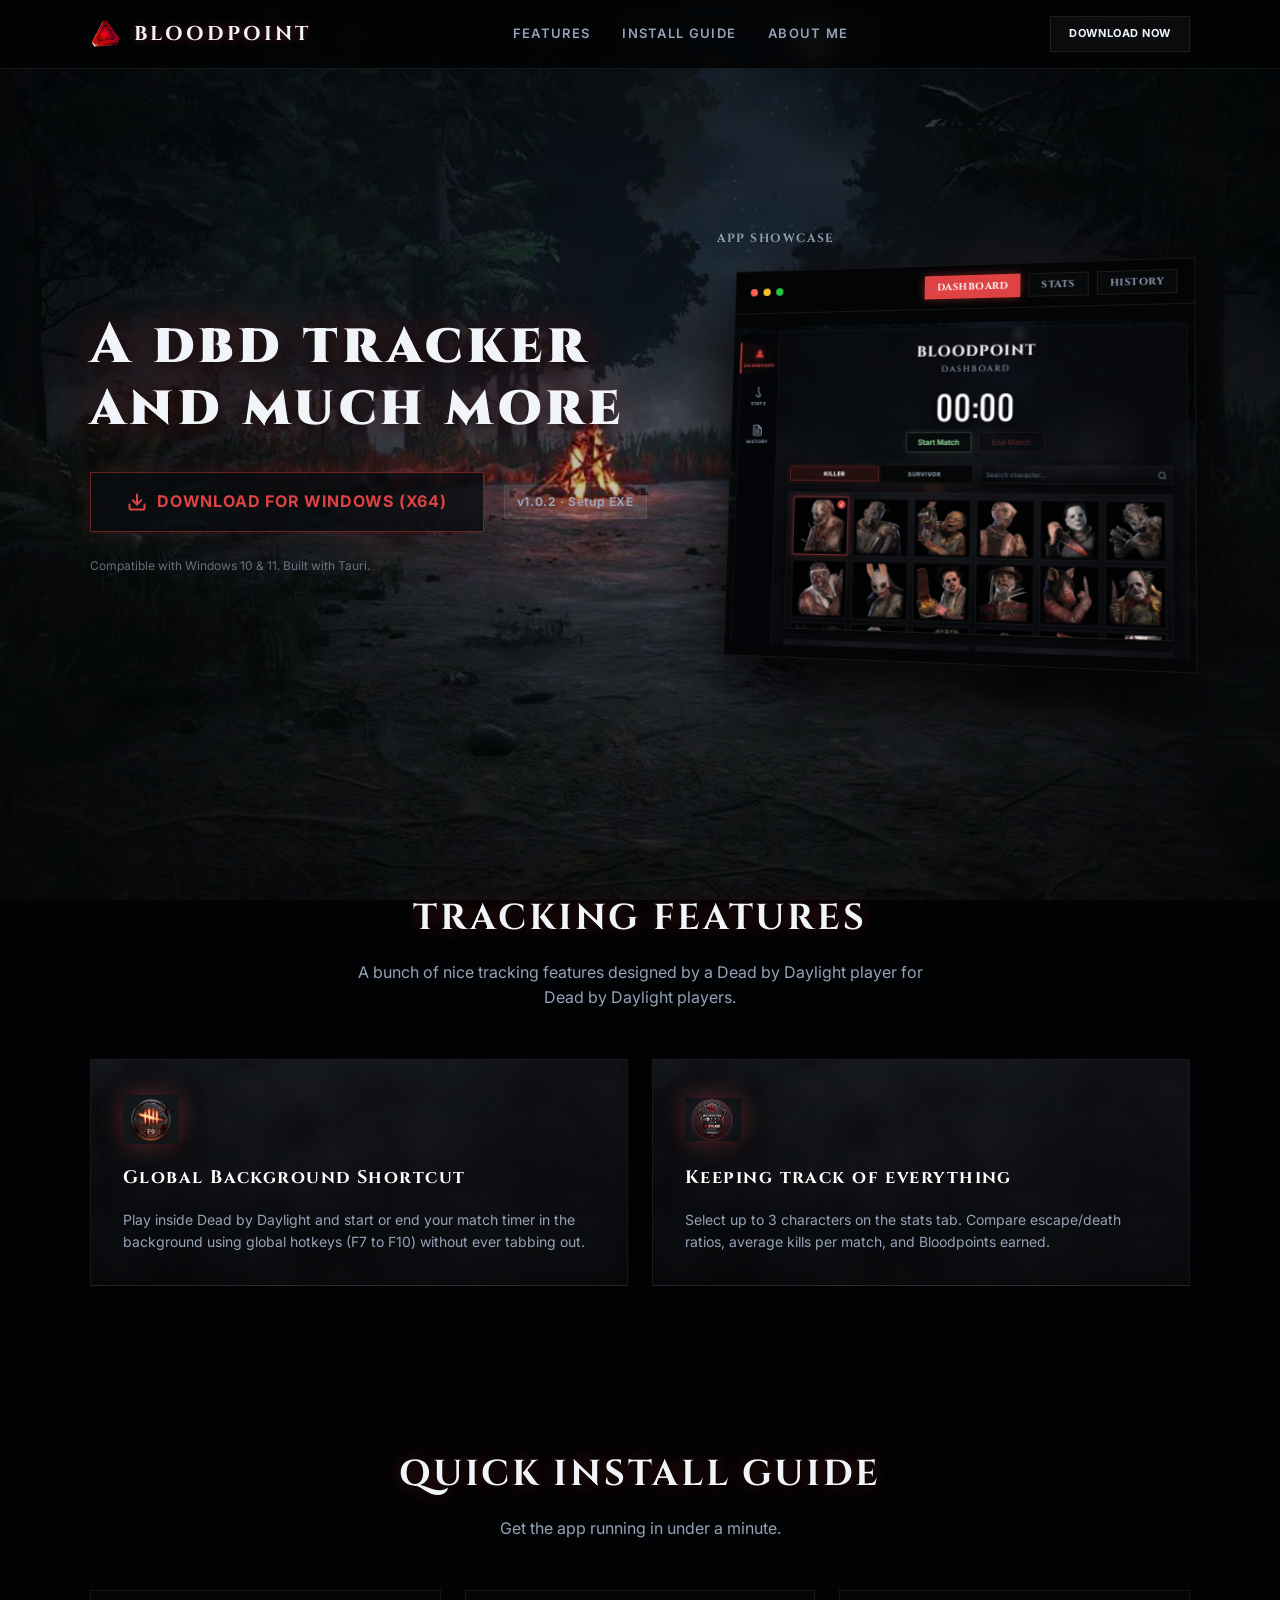
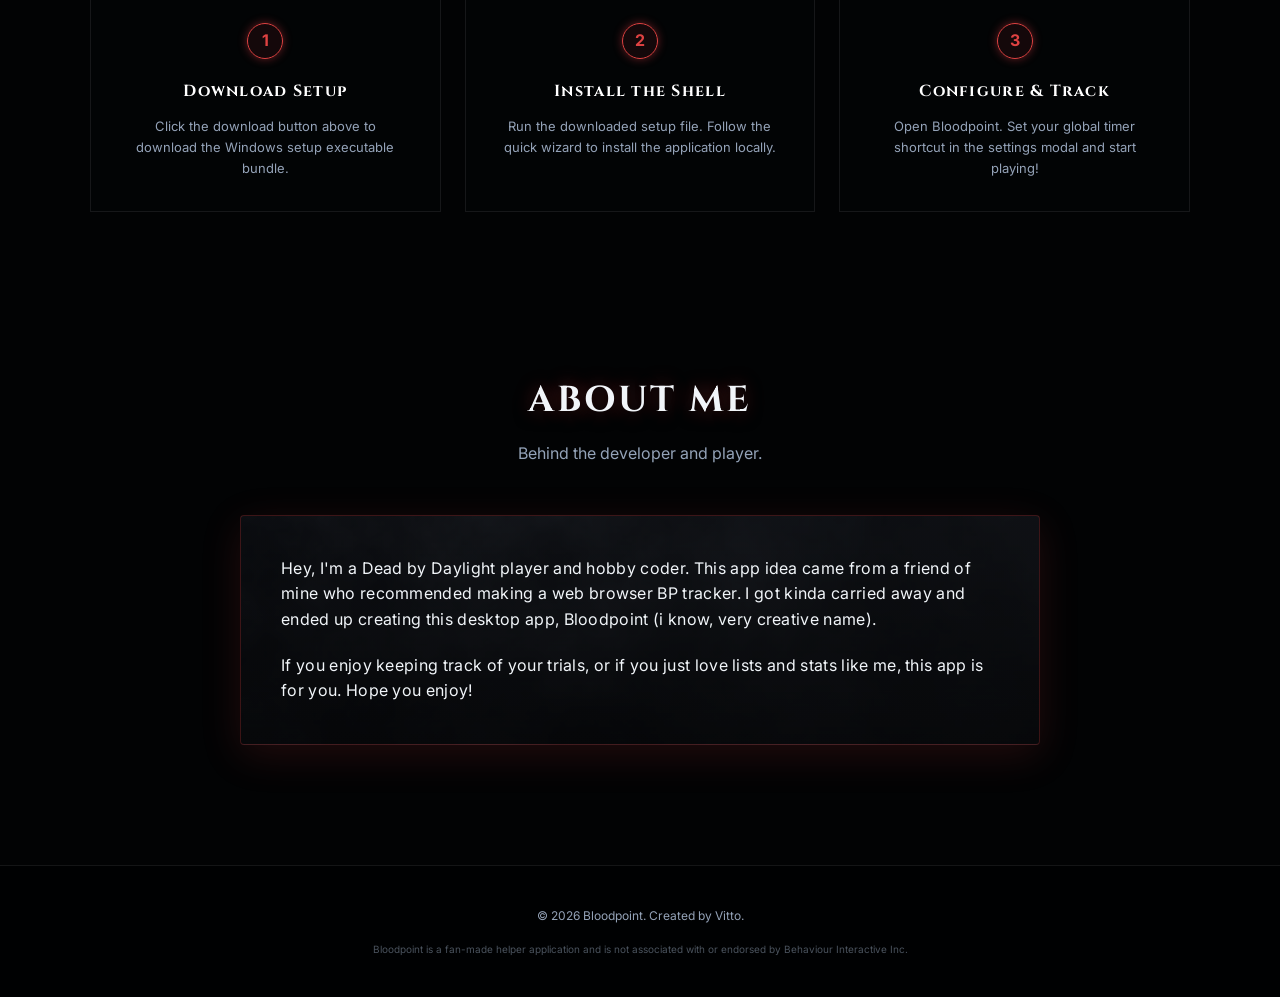
<file: index.html>
<!DOCTYPE html>
<html lang="en">
<head>
  <meta charset="UTF-8">
  <meta name="viewport" content="width=device-width, initial-scale=1.0">
  <title>DBDTracker Bloodpoint - Dead by Daylight Match Tracker</title>
  <meta name="description" content="Track trials, manage matches, stopwatch games, and view Bloodpoint stats with the Bloodpoint app: the ultimate desktop helper for Dead by Daylight.">
  <link rel="icon" type="image/webp" href="assets/TransparentBP.webp">
  <link rel="stylesheet" href="index.css">
</head>
<body>

  <!-- Background Smoke Overlay -->
  <div class="fog-overlay"></div>

  <!-- Header -->
  <header class="site-header">
    <div class="header-container">
      <a href="#" class="logo-group">
        <img src="assets/TransparentBP.webp" alt="Bloodpoint Logo" class="nav-logo" onerror="this.style.display='none';">
        <span class="logo-text">BLOODPOINT</span>
      </a>
      <nav class="nav-links">
        <a href="#features" class="nav-link">Features</a>
        <a href="#install" class="nav-link">Install Guide</a>
        <a href="#about" class="nav-link">About Me</a>
      </nav>
      <a href="#download" class="cta-button nav-cta">Download Now</a>
    </div>
  </header>

  <!-- Hero Landing Section -->
  <section class="hero-section" id="download">
    <div class="hero-container">
      <div class="hero-content">
        <h1 class="hero-title">A dbd tracker and much more</h1>
        <div class="hero-actions">
          <!-- Direct download of your local installer -->
          <a href="Bloodpoint_1.0.2_x64-setup.exe" download class="cta-button primary-cta" id="download-win-btn">
            <svg viewBox="0 0 24 24" width="20" height="20" fill="none" stroke="currentColor" stroke-width="2.5" stroke-linecap="round" stroke-linejoin="round" class="btn-icon">
              <path d="M21 15v4a2 2 0 0 1-2 2H5a2 2 0 0 1-2-2v-4"></path>
              <polyline points="7 10 12 15 17 10"></polyline>
              <line x1="12" y1="15" x2="12" y2="3"></line>
            </svg>
            Download for Windows (x64)
          </a>
          <span class="version-badge">v1.0.2 · Setup EXE</span>
        </div>
        <p class="hero-footnote">Compatible with Windows 10 & 11. Built with Tauri.</p>
      </div>

      <!-- App Mockup Preview -->
      <div class="hero-mockup-wrapper">
        <span class="mockup-label">App Showcase</span>
        <div class="mockup-frame">
          <div class="mockup-titlebar">
            <div class="mockup-window-controls">
              <span class="mockup-dot red"></span>
              <span class="mockup-dot yellow"></span>
              <span class="mockup-dot green"></span>
            </div>
            <div class="mockup-tabs">
              <button type="button" class="mockup-tab-btn active" data-tab="dashboard">Dashboard</button>
              <button type="button" class="mockup-tab-btn" data-tab="stats">Stats</button>
              <button type="button" class="mockup-tab-btn" data-tab="history">History</button>
            </div>
          </div>
          <div class="mockup-body">
            <img id="mockup-img-dashboard" src="assets/Dashboarddbd.jpg" class="showcase-img active" alt="Bloodpoint Dashboard">
            <img id="mockup-img-stats" src="assets/Statsdbd.jpg" class="showcase-img" alt="Bloodpoint Stats">
            <img id="mockup-img-history" src="assets/MatchHistorydbd.jpg" class="showcase-img" alt="Bloodpoint Match History">
          </div>
        </div>
      </div>
    </div>
  </section>

  <!-- Showcase Features -->
  <section class="features-section" id="features">
    <div class="section-header">
      <h2 class="section-title">TRACKING FEATURES</h2>
      <p class="section-subtitle">A bunch of nice tracking features designed by a Dead by Daylight player for Dead by Daylight players.</p>
    </div>
    <div class="features-grid">
      <article class="feature-card">
        <div class="feature-icon-wrapper">
          <img src="assets/Global.png" class="feature-icon-img" alt="Global Shortcut">
        </div>
        <h3 class="feature-title">Global Background Shortcut</h3>
        <p class="feature-desc">Play inside Dead by Daylight and start or end your match timer in the background using global hotkeys (F7 to F10) without ever tabbing out.</p>
      </article>
      <article class="feature-card">
        <div class="feature-icon-wrapper">
          <img src="assets/Tracker.png" class="feature-icon-img" alt="Tracker Icon">
        </div>
        <h3 class="feature-title">Keeping track of everything</h3>
        <p class="feature-desc">Select up to 3 characters on the stats tab. Compare escape/death ratios, average kills per match, and Bloodpoints earned.</p>
      </article>
    </div>
  </section>

  <!-- Installation Steps -->
  <section class="install-section" id="install">
    <div class="section-header">
      <h2 class="section-title">QUICK INSTALL GUIDE</h2>
      <p class="section-subtitle">Get the app running in under a minute.</p>
    </div>
    <div class="install-steps">
      <div class="step-card">
        <div class="step-num">1</div>
        <h3 class="step-title">Download Setup</h3>
        <p class="step-desc">Click the download button above to download the Windows setup executable bundle.</p>
      </div>
      <div class="step-card">
        <div class="step-num">2</div>
        <h3 class="step-title">Install the Shell</h3>
        <p class="step-desc">Run the downloaded setup file. Follow the quick wizard to install the application locally.</p>
      </div>
      <div class="step-card">
        <div class="step-num">3</div>
        <h3 class="step-title">Configure & Track</h3>
        <p class="step-desc">Open Bloodpoint. Set your global timer shortcut in the settings modal and start playing!</p>
      </div>
    </div>
  </section>

  <!-- About Me Section -->
  <section class="about-section" id="about">
    <div class="section-header">
      <h2 class="section-title">ABOUT ME</h2>
      <p class="section-subtitle">Behind the developer and player.</p>
    </div>
    <div class="about-container">
      <div class="about-content-box">
        <p>Hey, I'm a Dead by Daylight player and hobby coder. This app idea came from a friend of mine who recommended making a web browser BP tracker. I got kinda carried away and ended up creating this desktop app, Bloodpoint (i know, very creative name).</p>
        <p>If you enjoy keeping track of your trials, or if you just love lists and stats like me, this app is for you. Hope you enjoy!</p>
      </div>
    </div>
  </section>

  <!-- Footer -->
  <footer class="site-footer">
    <div class="footer-container">
      <p class="copyright">&copy; 2026 Bloodpoint. Created by Vitto.</p>
      <p class="dbd-disclaimer">Bloodpoint is a fan-made helper application and is not associated with or endorsed by Behaviour Interactive Inc.</p>
    </div>
  </footer>

  <script src="script.js"></script>
</body>
</html>
</file>
<file: index.css>
@import url('https://fonts.googleapis.com/css2?family=Cinzel:wght@400;600;700;900&family=Inter:wght@300;400;500;600;700&display=swap');

:root {
  --bg-dark: #020304;
  --bg-darker: #000102;
  --accent-red: #df4242;
  --accent-red-glow: rgba(223, 66, 66, 0.45);
  --accent-green: #8fd496;
  --accent-green-glow: rgba(143, 212, 150, 0.35);
  --panel-bg: rgba(10, 12, 16, 0.78);
  --border-color: rgba(255, 255, 255, 0.08);
  --border-glow-red: rgba(223, 66, 66, 0.25);
  --text-light: #f1f5f9;
  --text-gray: #94a3b8;
  --font-title: 'Cinzel', Georgia, serif;
  --font-main: 'Inter', sans-serif;
}

/* Reset and Globals */
* {
  box-sizing: border-box;
  margin: 0;
  padding: 0;
}

html {
  scroll-behavior: smooth;
}

body {
  font-family: var(--font-main);
  color: var(--text-light);
  background-color: var(--bg-dark);
  overflow-x: hidden;
  line-height: 1.6;
}

/* Foggy background overlay */
.fog-overlay {
  position: fixed;
  top: 0;
  left: 0;
  width: 100%;
  height: 100%;
  z-index: -1;
  background: 
    radial-gradient(circle at center, rgba(3, 4, 6, 0.1) 0%, rgba(2, 3, 4, 0.8) 100%),
    url('assets/Background.jpeg') no-repeat center center fixed;
  background-size: cover;
  opacity: 0.9;
}

.fog-overlay::before {
  content: '';
  position: absolute;
  top: 0;
  left: 0;
  width: 200%;
  height: 100%;
  background: url('data:image/svg+xml,%3Csvg viewBox="0 0 800 600" xmlns="http://www.w3.org/2000/svg"%3E%3Cfilter id="noise"%3E%3CfeTurbulence type="fractalNoise" baseFrequency="0.015" numOctaves="3" result="noise"/%3E%3CfeColorMatrix type="matrix" values="1 0 0 0 0 0 1 0 0 0 0 0 1 0 0 0 0 0 0.15 0"/%3E%3C/filter%3E%3Crect width="100%25" height="100%25" filter="url(%23noise)"/%3E%3C/svg%3E');
  opacity: 0.15;
  animation: moveFog 45s linear infinite;
  pointer-events: none;
}

@keyframes moveFog {
  0% { transform: translateX(0); }
  100% { transform: translateX(-50%); }
}

/* Grid & Layout containers */
.header-container,
.hero-container,
.features-section,
.install-section,
.updater-section,
.footer-container {
  width: 90%;
  max-width: 1100px;
  margin: 0 auto;
}

/* Typography & Titles */
h1, h2, h3, h4 {
  font-family: var(--font-title);
  letter-spacing: 0.08em;
}

.section-header {
  text-align: center;
  margin-bottom: 48px;
}

.section-title {
  font-size: 36px;
  font-weight: 700;
  color: var(--text-light);
  text-shadow: 0 4px 15px rgba(0,0,0,0.8), 0 0 20px var(--accent-red-glow);
  margin-bottom: 12px;
}

.section-subtitle {
  font-size: 16px;
  color: var(--text-gray);
  max-width: 600px;
  margin: 0 auto;
}

/* Button Component */
.cta-button {
  display: inline-flex;
  align-items: center;
  justify-content: center;
  font-family: var(--font-main);
  text-decoration: none;
  font-weight: 700;
  font-size: 14px;
  letter-spacing: 0.05em;
  text-transform: uppercase;
  padding: 12px 28px;
  border: 1px solid var(--border-color);
  cursor: pointer;
  transition: all 0.25s cubic-bezier(0.4, 0, 0.2, 1);
}

.primary-cta {
  background: var(--panel-bg);
  color: var(--accent-red);
  border-color: var(--accent-red-glow);
  box-shadow: 0 0 20px rgba(223, 66, 66, 0.15);
  gap: 10px;
  font-size: 16px;
  padding: 16px 36px;
}

.primary-cta:hover {
  background: rgba(30, 10, 12, 0.9);
  border-color: var(--accent-red);
  color: #ffffff;
  box-shadow: 0 0 30px rgba(223, 66, 66, 0.35);
  transform: translateY(-2px);
}

.btn-icon {
  flex-shrink: 0;
}

/* Header styling */
.site-header {
  position: fixed;
  top: 0;
  left: 0;
  width: 100%;
  z-index: 100;
  background: rgba(2, 3, 4, 0.85);
  backdrop-filter: blur(12px);
  border-bottom: 1px solid var(--border-color);
  padding: 16px 0;
}

.header-container {
  display: flex;
  justify-content: space-between;
  align-items: center;
}

.logo-group {
  display: flex;
  align-items: center;
  gap: 12px;
  text-decoration: none;
}

.nav-logo {
  width: 32px;
  height: 32px;
  object-fit: contain;
}

.logo-text {
  font-family: var(--font-title);
  font-size: 20px;
  font-weight: 700;
  color: var(--text-light);
  letter-spacing: 0.15em;
  text-shadow: 0 0 10px var(--accent-red-glow);
}

.nav-links {
  display: flex;
  gap: 32px;
}

.nav-link {
  font-size: 13px;
  font-weight: 600;
  text-transform: uppercase;
  color: var(--text-gray);
  text-decoration: none;
  letter-spacing: 0.1em;
  transition: color 0.2s ease;
}

.nav-link:hover {
  color: var(--text-light);
}

.nav-cta {
  font-size: 11px;
  padding: 8px 18px;
  color: var(--text-light);
  background: rgba(255, 255, 255, 0.03);
}

.nav-cta:hover {
  border-color: var(--text-light);
  background: rgba(255, 255, 255, 0.08);
}

/* Hero section */
.hero-section {
  padding: 160px 0 80px 0;
  min-height: 90vh;
  display: flex;
  align-items: center;
}

.hero-container {
  display: grid;
  grid-template-columns: 1.1fr 0.9fr;
  align-items: center;
  gap: 48px;
}

.hero-content {
  display: flex;
  flex-direction: column;
  gap: 24px;
}

.hero-title {
  font-size: 56px;
  font-weight: 900;
  line-height: 1.1;
  color: var(--text-light);
  text-shadow: 0 4px 20px rgba(0,0,0,0.9), 0 0 35px var(--accent-red-glow);
}

.hero-subtitle {
  font-size: 18px;
  color: var(--text-gray);
  max-width: 520px;
}

.hero-actions {
  display: flex;
  align-items: center;
  gap: 20px;
  margin-top: 10px;
}

.version-badge {
  font-size: 12px;
  font-weight: 700;
  letter-spacing: 0.05em;
  color: var(--text-gray);
  background: rgba(255, 255, 255, 0.05);
  border: 1px solid var(--border-color);
  padding: 6px 12px;
}

.hero-footnote {
  font-size: 12px;
  color: var(--text-gray);
  opacity: 0.65;
}

/* Simulated App Mockup */
.hero-mockup-wrapper {
  perspective: 1000px;
}

.mockup-label {
  font-family: var(--font-title);
  font-size: 12px;
  font-weight: 700;
  letter-spacing: 0.12em;
  color: var(--text-gray);
  text-transform: uppercase;
  margin-bottom: 12px;
  display: block;
}

.mockup-frame {
  background: var(--bg-darker);
  border: 1px solid var(--border-color);
  box-shadow: 0 30px 70px rgba(0, 0, 0, 0.9), 0 0 50px rgba(223, 66, 66, 0.05);
  transform: rotateY(-10deg) rotateX(5deg);
  transition: transform 0.4s ease;
  display: flex;
  flex-direction: column;
  height: 400px;
}

.mockup-frame:hover {
  transform: rotateY(-4deg) rotateX(2deg) translateY(-5px);
}

.mockup-titlebar {
  display: flex;
  align-items: center;
  gap: 6px;
  padding: 10px 16px;
  background: rgba(4, 5, 7, 0.95);
  border-bottom: 1px solid var(--border-color);
}

.mockup-dot {
  width: 8px;
  height: 8px;
  border-radius: 50%;
}

.mockup-dot.red { background: #ff5f56; }
.mockup-dot.yellow { background: #ffbd2e; }
.mockup-dot.green { background: #27c93f; }

.mockup-window-title {
  font-size: 9px;
  font-weight: 700;
  letter-spacing: 0.1em;
  color: var(--text-gray);
  margin-left: 10px;
}

.mockup-body {
  position: relative;
  overflow: hidden;
  background: #020304;
  flex: 1;
  display: flex;
}

.showcase-img {
  position: absolute;
  top: 0;
  left: 0;
  width: 100%;
  height: 100%;
  object-fit: contain;
  opacity: 0;
  pointer-events: none;
  transition: opacity 0.35s ease;
  background: #040507;
}

.showcase-img.active {
  opacity: 1;
  pointer-events: auto;
}

/* Mockup Tabs in Header */
.mockup-window-controls {
  display: flex;
  gap: 6px;
  align-items: center;
}

.mockup-tabs {
  display: flex;
  gap: 8px;
  margin-left: auto;
}

.mockup-tab-btn {
  background: rgba(255, 255, 255, 0.02);
  border: 1px solid var(--border-color);
  color: var(--text-gray);
  font-family: var(--font-title);
  font-size: 10px;
  font-weight: 700;
  letter-spacing: 0.05em;
  padding: 4px 12px;
  cursor: pointer;
  transition: all 0.2s ease;
  text-transform: uppercase;
}

.mockup-tab-btn:hover {
  color: var(--text-light);
  border-color: rgba(255, 255, 255, 0.2);
}

.mockup-tab-btn.active {
  color: #ffffff;
  background: var(--accent-red);
  border-color: var(--accent-red-glow);
  box-shadow: 0 0 10px var(--accent-red-glow);
}

/* Feature grid and cards */
.features-section {
  padding: 80px 0;
}

.features-grid {
  display: grid;
  grid-template-columns: repeat(2, 1fr);
  gap: 24px;
}

.feature-card {
  background: 
    linear-gradient(180deg, rgba(8, 10, 14, 0.75) 0%, rgba(4, 5, 7, 0.92) 100%),
    url('assets/hq720.jpg') no-repeat center center;
  background-size: cover;
  border: 1px solid var(--border-color);
  box-shadow: 0 10px 30px rgba(0, 0, 0, 0.4);
  padding: 32px;
  display: flex;
  flex-direction: column;
  gap: 16px;
  transition: all 0.25s ease;
}

.feature-card:hover {
  border-color: var(--accent-red-glow);
  box-shadow: 0 15px 40px rgba(223, 66, 66, 0.15);
  transform: translateY(-3px);
}

.feature-icon-wrapper {
  width: 56px;
  height: 56px;
  display: flex;
  align-items: center;
  justify-content: flex-start;
}

.feature-icon-img {
  max-width: 100%;
  max-height: 100%;
  object-fit: contain;
  filter: drop-shadow(0 0 12px rgba(223, 66, 66, 0.35));
}

.feature-title {
  font-size: 18px;
  font-weight: 700;
  color: #ffffff;
}

.feature-desc {
  font-size: 14px;
  color: var(--text-gray);
}

/* Install steps */
.install-section {
  padding: 80px 0;
}

.install-steps {
  display: grid;
  grid-template-columns: repeat(3, 1fr);
  gap: 24px;
}

.step-card {
  background: rgba(4, 5, 7, 0.65);
  border: 1px solid var(--border-color);
  padding: 32px;
  text-align: center;
  position: relative;
}

.step-num {
  width: 36px;
  height: 36px;
  border-radius: 50%;
  border: 1px solid var(--accent-red);
  color: var(--accent-red);
  background: rgba(223, 66, 66, 0.08);
  font-weight: 700;
  display: flex;
  align-items: center;
  justify-content: center;
  margin: 0 auto 20px auto;
  font-size: 16px;
  box-shadow: 0 0 10px var(--accent-red-glow);
}

.step-title {
  font-size: 16px;
  font-weight: 700;
  color: #ffffff;
  margin-bottom: 12px;
}

.step-desc {
  font-size: 13px;
  color: var(--text-gray);
}

/* About Me Section */
.about-section {
  padding: 80px 0 120px 0;
}

.about-container {
  max-width: 800px;
  margin: 0 auto;
}

.about-content-box {
  background: 
    linear-gradient(180deg, rgba(8, 10, 14, 0.82) 0%, rgba(4, 5, 7, 0.95) 100%),
    url('assets/hq720.jpg') no-repeat center center;
  background-size: cover;
  border: 1px solid var(--border-glow-red);
  box-shadow: 0 10px 40px rgba(223, 66, 66, 0.15);
  padding: 40px;
  border-radius: 4px;
  display: flex;
  flex-direction: column;
  gap: 20px;
}

.about-content-box p {
  font-size: 16px;
  line-height: 1.6;
  color: var(--text-light);
  letter-spacing: 0.02em;
}

/* Footer styling */
.site-footer {
  background: var(--bg-darker);
  border-top: 1px solid var(--border-color);
  padding: 40px 0;
}

.footer-container {
  display: flex;
  flex-direction: column;
  align-items: center;
  gap: 16px;
  text-align: center;
}

.copyright {
  font-size: 12px;
  color: var(--text-gray);
}

.dbd-disclaimer {
  font-size: 10px;
  color: var(--text-gray);
  opacity: 0.5;
  max-width: 700px;
}

/* Responsive breakpoint styling */
@media (max-width: 900px) {
  .hero-container {
    grid-template-columns: 1fr;
    gap: 48px;
    text-align: center;
  }

  .hero-content {
    align-items: center;
  }

  .hero-subtitle {
    margin: 0 auto;
  }

  .hero-mockup-wrapper {
    max-width: 500px;
    margin: 0 auto;
  }

  .mockup-frame {
    transform: none;
    height: 320px;
  }

  .mockup-frame:hover {
    transform: translateY(-5px);
  }

  .features-grid {
    grid-template-columns: 1fr;
  }

  .install-steps {
    grid-template-columns: 1fr;
  }

  .code-steps {
    grid-template-columns: 1fr;
  }
}

@media (max-width: 600px) {
  .hero-title {
    font-size: 40px;
  }

  .hero-actions {
    flex-direction: column;
    width: 100%;
  }

  .primary-cta {
    width: 100%;
  }

  .nav-links {
    display: none;
  }
}
</file>
